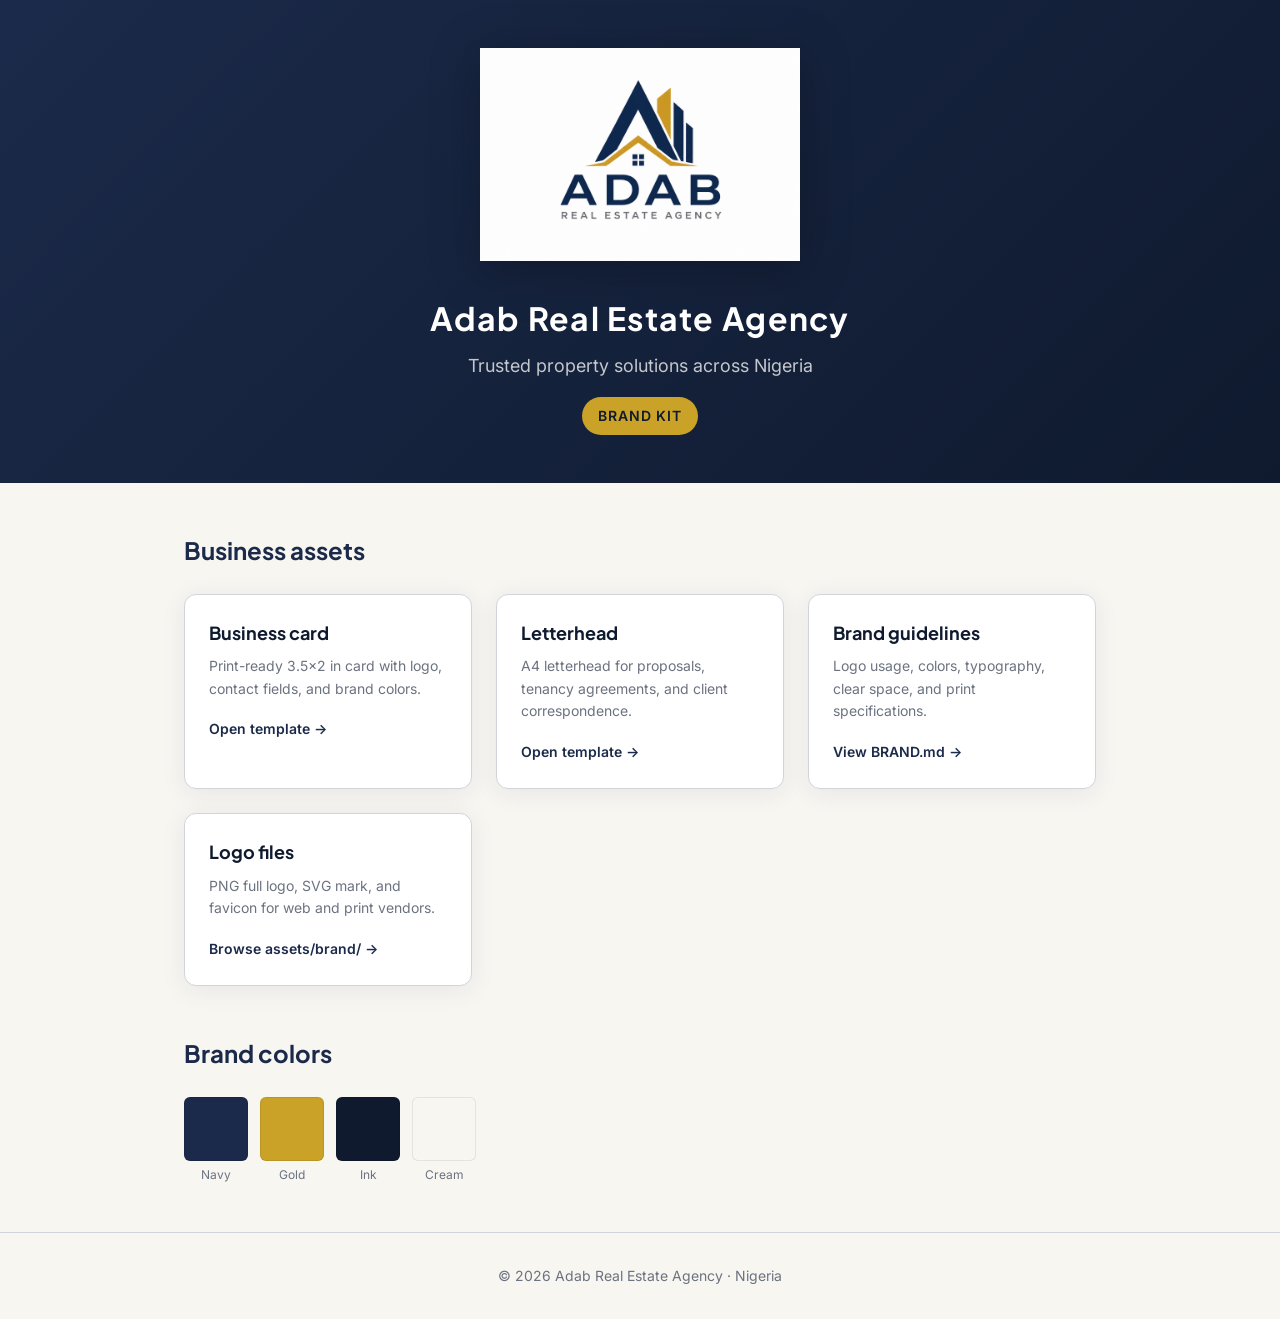
<file: index.html>
<!DOCTYPE html>
<html lang="en">
<head>
  <meta charset="utf-8" />
  <meta name="viewport" content="width=device-width, initial-scale=1" />
  <title>Adab Real Estate Agency — Brand Kit</title>
  <meta name="description" content="Official brand assets for Adab Real Estate Agency, Nigeria." />
  <link rel="icon" href="assets/brand/favicon.svg" type="image/svg+xml" />
  <link rel="preconnect" href="https://fonts.googleapis.com" />
  <link rel="preconnect" href="https://fonts.gstatic.com" crossorigin />
  <link href="https://fonts.googleapis.com/css2?family=Inter:wght@400;500;600&family=Plus+Jakarta+Sans:wght@600;700&display=swap" rel="stylesheet" />
  <link rel="stylesheet" href="design/tokens.css" />
  <style>
    *, *::before, *::after { box-sizing: border-box; }
    body {
      margin: 0;
      font-family: var(--font-body);
      color: var(--text-primary);
      background: var(--brand-surface);
      line-height: 1.6;
    }
    .hero {
      background: linear-gradient(135deg, var(--adab-navy-800) 0%, var(--adab-navy-900) 100%);
      color: #fff;
      padding: var(--space-8) var(--space-5);
      text-align: center;
    }
    .hero img {
      max-width: min(320px, 80vw);
      height: auto;
      margin-bottom: var(--space-5);
      filter: drop-shadow(0 8px 24px rgba(0,0,0,.25));
    }
    .hero h1 {
      font-family: var(--font-display);
      font-size: var(--type-3xl);
      margin: 0 0 var(--space-2);
      letter-spacing: 0.04em;
    }
    .hero p {
      margin: 0;
      color: rgba(255,255,255,.75);
      font-size: var(--type-lg);
    }
    .badge {
      display: inline-block;
      margin-top: var(--space-4);
      padding: var(--space-2) var(--space-4);
      background: var(--adab-gold-500);
      color: var(--adab-navy-900);
      font-size: var(--type-sm);
      font-weight: 600;
      border-radius: 999px;
      letter-spacing: 0.06em;
      text-transform: uppercase;
    }
    main {
      max-width: 960px;
      margin: 0 auto;
      padding: var(--space-8) var(--space-5);
    }
    h2 {
      font-family: var(--font-display);
      font-size: var(--type-2xl);
      color: var(--brand-primary);
      margin: 0 0 var(--space-5);
    }
    .grid {
      display: grid;
      grid-template-columns: repeat(auto-fit, minmax(260px, 1fr));
      gap: var(--space-5);
    }
    .card {
      background: var(--brand-bg);
      border-radius: var(--radius-md);
      padding: var(--space-5);
      box-shadow: var(--shadow-card);
      border: 1px solid var(--adab-gray-300);
    }
    .card h3 {
      font-family: var(--font-display);
      margin: 0 0 var(--space-2);
      font-size: var(--type-lg);
    }
    .card p {
      margin: 0 0 var(--space-4);
      color: var(--text-muted);
      font-size: var(--type-sm);
    }
    .card a {
      color: var(--brand-primary);
      font-weight: 600;
      text-decoration: none;
      font-size: var(--type-sm);
    }
    .card a:hover { color: var(--adab-gold-500); }
    .swatches {
      display: flex;
      gap: var(--space-3);
      flex-wrap: wrap;
      margin-top: var(--space-4);
    }
    .swatch {
      width: 64px;
      text-align: center;
      font-size: var(--type-xs);
      color: var(--text-muted);
    }
    .swatch span {
      display: block;
      width: 64px;
      height: 64px;
      border-radius: var(--radius-sm);
      margin-bottom: var(--space-1);
      border: 1px solid rgba(0,0,0,.08);
    }
    footer {
      text-align: center;
      padding: var(--space-6);
      color: var(--text-muted);
      font-size: var(--type-sm);
      border-top: 1px solid var(--adab-gray-300);
    }
  </style>
</head>
<body>
  <header class="hero">
    <img src="assets/brand/logo.png" alt="Adab Real Estate Agency logo" width="320" height="auto" />
    <h1>Adab Real Estate Agency</h1>
    <p>Trusted property solutions across Nigeria</p>
    <span class="badge">Brand Kit</span>
  </header>

  <main>
    <section>
      <h2>Business assets</h2>
      <div class="grid">
        <article class="card">
          <h3>Business card</h3>
          <p>Print-ready 3.5×2 in card with logo, contact fields, and brand colors.</p>
          <a href="assets/templates/business-card.html">Open template →</a>
        </article>
        <article class="card">
          <h3>Letterhead</h3>
          <p>A4 letterhead for proposals, tenancy agreements, and client correspondence.</p>
          <a href="assets/templates/letterhead.html">Open template →</a>
        </article>
        <article class="card">
          <h3>Brand guidelines</h3>
          <p>Logo usage, colors, typography, clear space, and print specifications.</p>
          <a href="assets/brand/BRAND.md">View BRAND.md →</a>
        </article>
        <article class="card">
          <h3>Logo files</h3>
          <p>PNG full logo, SVG mark, and favicon for web and print vendors.</p>
          <a href="assets/brand/">Browse assets/brand/ →</a>
        </article>
      </div>
    </section>

    <section style="margin-top: var(--space-8);">
      <h2>Brand colors</h2>
      <div class="swatches">
        <div class="swatch"><span style="background:#1B2A4A"></span>Navy</div>
        <div class="swatch"><span style="background:#C9A227"></span>Gold</div>
        <div class="swatch"><span style="background:#0f1a2e"></span>Ink</div>
        <div class="swatch"><span style="background:#f8f6f1"></span>Cream</div>
      </div>
    </section>
  </main>

  <footer>
    © <span id="year"></span> Adab Real Estate Agency · Nigeria
  </footer>

  <script src="assets/brand/site-config.js"></script>
  <script>
    document.getElementById('year').textContent = new Date().getFullYear();
  </script>
</body>
</html>
</file>
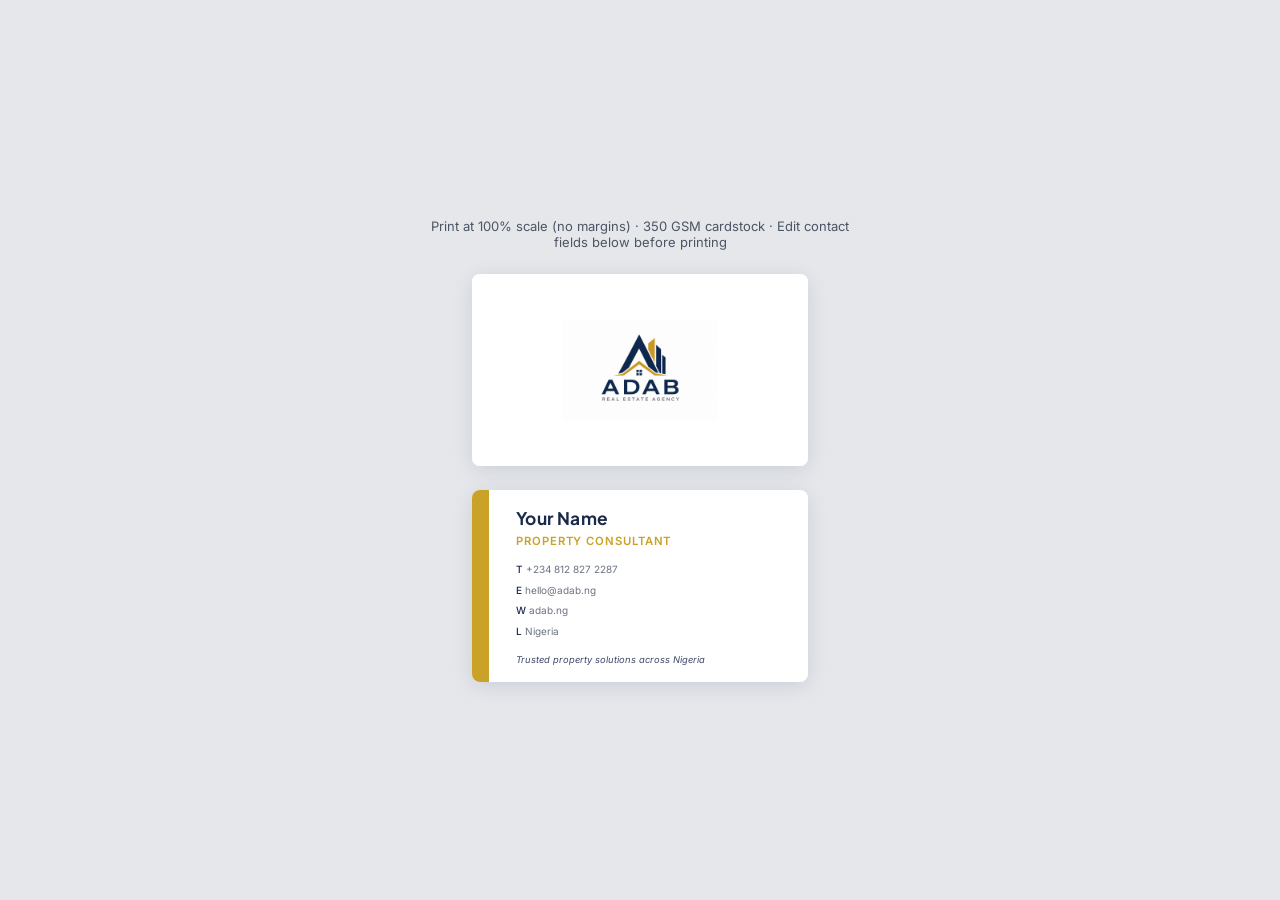
<file: assets/templates/business-card.html>
<!DOCTYPE html>
<html lang="en">
<head>
  <meta charset="utf-8" />
  <title>Adab — Business Card</title>
  <link rel="icon" href="../brand/favicon.svg" type="image/svg+xml" />
  <link rel="preconnect" href="https://fonts.googleapis.com" />
  <link rel="preconnect" href="https://fonts.gstatic.com" crossorigin />
  <link href="https://fonts.googleapis.com/css2?family=Inter:wght@400;500;600&family=Plus+Jakarta+Sans:wght@600;700&display=swap" rel="stylesheet" />
  <style>
    :root {
      --navy: #1B2A4A;
      --gold: #C9A227;
      --gray: #6b7280;
      --cream: #f8f6f1;
    }
    * { box-sizing: border-box; margin: 0; padding: 0; }
    body {
      font-family: Inter, system-ui, sans-serif;
      background: #e5e7eb;
      min-height: 100vh;
      display: flex;
      align-items: center;
      justify-content: center;
      padding: 24px;
    }
    .sheet {
      display: flex;
      flex-direction: column;
      gap: 24px;
      align-items: center;
    }
    .hint {
      font-size: 13px;
      color: #4b5563;
      text-align: center;
      max-width: 420px;
    }
    /* US standard 3.5 × 2 in at 96dpi ≈ 336 × 192 px */
    .card {
      width: 3.5in;
      height: 2in;
      background: #fff;
      border-radius: 8px;
      box-shadow: 0 4px 20px rgba(27, 42, 74, 0.12);
      overflow: hidden;
      position: relative;
    }
    .card-front {
      display: flex;
      flex-direction: column;
      align-items: center;
      justify-content: center;
      height: 100%;
      padding: 0.2in;
      background: #fff;
    }
    .card-front img {
      width: 1.6in;
      height: auto;
    }
    .card-back {
      display: flex;
      height: 100%;
    }
    .card-back .accent {
      width: 0.18in;
      background: var(--gold);
      flex-shrink: 0;
    }
    .card-back .content {
      flex: 1;
      padding: 0.22in 0.28in;
      display: flex;
      flex-direction: column;
      justify-content: center;
      gap: 0.06in;
    }
    .name {
      font-family: "Plus Jakarta Sans", sans-serif;
      font-weight: 700;
      font-size: 13pt;
      color: var(--navy);
      letter-spacing: 0.02em;
    }
    .role {
      font-size: 8.5pt;
      color: var(--gold);
      font-weight: 600;
      text-transform: uppercase;
      letter-spacing: 0.08em;
      margin-bottom: 0.08in;
    }
    .line {
      font-size: 7.5pt;
      color: var(--gray);
      line-height: 1.5;
    }
    .line strong { color: var(--navy); font-weight: 500; }
    .tagline {
      margin-top: 0.1in;
      font-size: 7pt;
      color: var(--navy);
      font-style: italic;
      opacity: 0.85;
    }
    @media print {
      body { background: #fff; padding: 0; }
      .hint, .sheet > p { display: none; }
      .card { box-shadow: none; border-radius: 0; page-break-inside: avoid; }
      .sheet { gap: 0.25in; }
    }
  </style>
</head>
<body>
  <div class="sheet">
    <p class="hint">Print at 100% scale (no margins) · 350 GSM cardstock · Edit contact fields below before printing</p>

    <!-- Front: logo -->
    <div class="card" aria-label="Business card front">
      <div class="card-front">
        <img src="../brand/logo.png" alt="Adab Real Estate Agency" />
      </div>
    </div>

    <!-- Back: contact -->
    <div class="card" aria-label="Business card back">
      <div class="card-back">
        <div class="accent" aria-hidden="true"></div>
        <div class="content">
          <div class="name" id="agentName">Your Name</div>
          <div class="role" id="agentRole">Property Consultant</div>
          <div class="line"><strong>T</strong> <span id="phone">+234 XXX XXX XXXX</span></div>
          <div class="line"><strong>E</strong> <span id="email">hello@adabrealestate.ng</span></div>
          <div class="line"><strong>W</strong> <span id="website">adabrealestate.ng</span></div>
          <div class="line"><strong>L</strong> Nigeria</div>
          <div class="tagline">Trusted property solutions across Nigeria</div>
        </div>
      </div>
    </div>
  </div>

  <script src="../brand/site-config.js"></script>
  <script>
    if (window.ADAB_SITE) {
      const s = window.ADAB_SITE;
      document.getElementById('phone').textContent = s.phone;
      document.getElementById('email').textContent = s.email;
      document.getElementById('website').textContent = s.website.replace(/^https?:\/\//, '').replace(/\/$/, '');
    }
  </script>
</body>
</html>
</file>
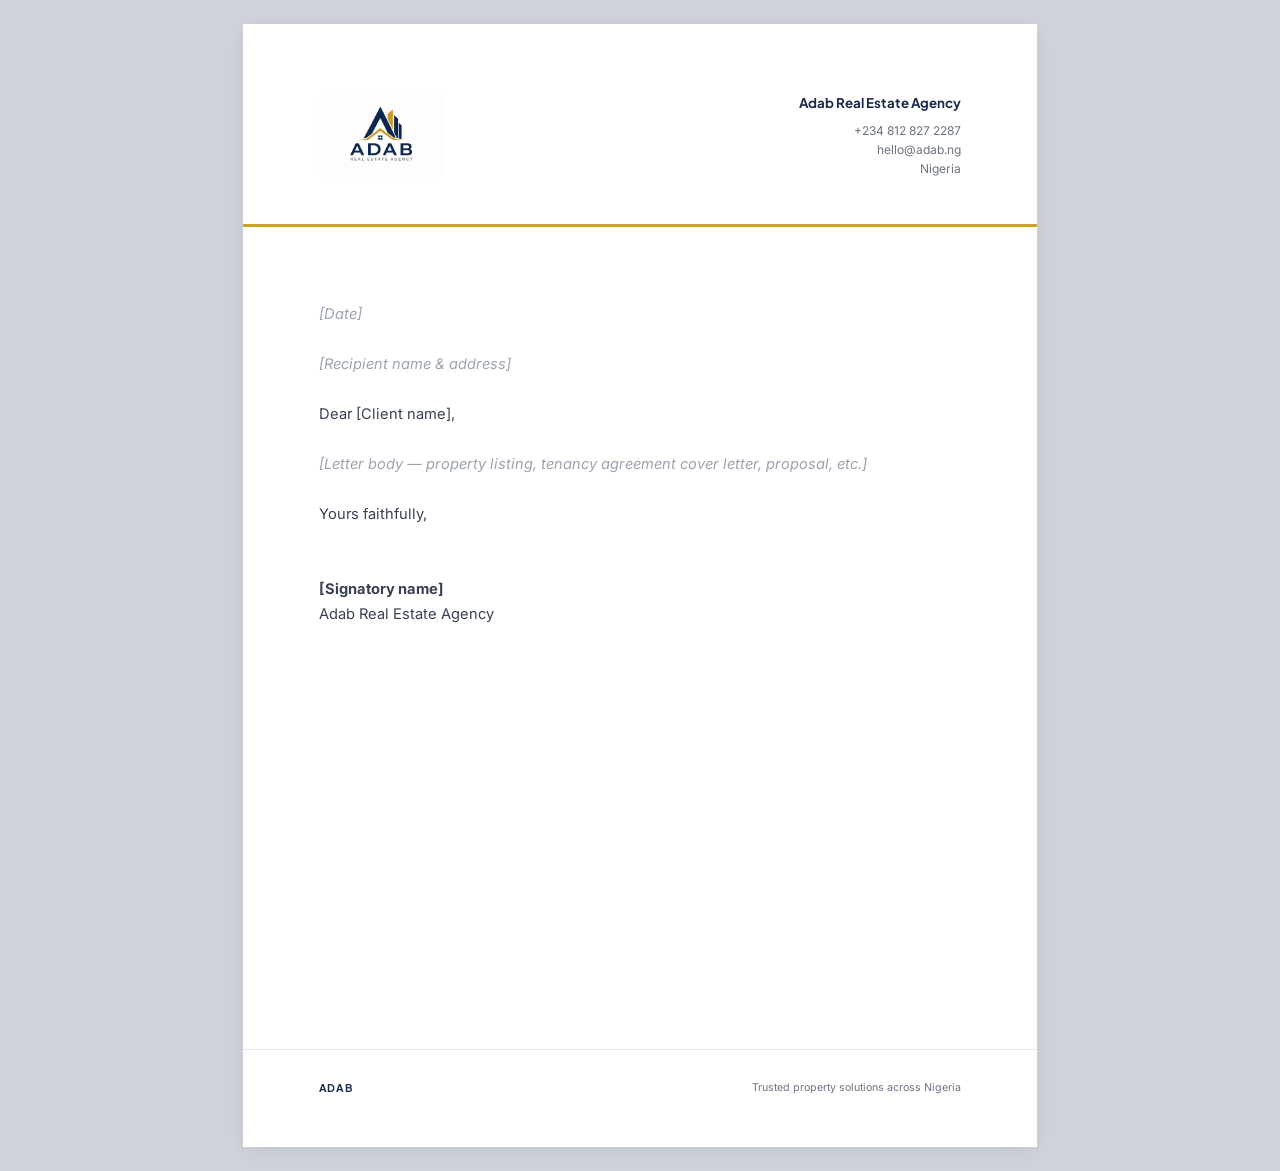
<file: assets/templates/letterhead.html>
<!DOCTYPE html>
<html lang="en">
<head>
  <meta charset="utf-8" />
  <title>Adab — Letterhead</title>
  <link rel="icon" href="../brand/favicon.svg" type="image/svg+xml" />
  <link rel="preconnect" href="https://fonts.googleapis.com" />
  <link rel="preconnect" href="https://fonts.gstatic.com" crossorigin />
  <link href="https://fonts.googleapis.com/css2?family=Inter:wght@400;500;600&family=Plus+Jakarta+Sans:wght@600;700&display=swap" rel="stylesheet" />
  <style>
    :root {
      --navy: #1B2A4A;
      --gold: #C9A227;
      --gray: #6b7280;
    }
    * { box-sizing: border-box; margin: 0; padding: 0; }
    @page { size: A4; margin: 0; }
    body {
      font-family: Inter, system-ui, sans-serif;
      background: #d1d5db;
      padding: 24px;
      color: var(--navy);
    }
    .page {
      width: 210mm;
      min-height: 297mm;
      margin: 0 auto;
      background: #fff;
      box-shadow: 0 4px 24px rgba(27, 42, 74, 0.1);
      display: flex;
      flex-direction: column;
    }
    .header {
      display: flex;
      align-items: center;
      justify-content: space-between;
      padding: 18mm 20mm 12mm;
      border-bottom: 3px solid var(--gold);
    }
    .header img {
      height: 22mm;
      width: auto;
    }
    .contact {
      text-align: right;
      font-size: 9pt;
      color: var(--gray);
      line-height: 1.6;
    }
    .contact strong {
      display: block;
      font-family: "Plus Jakarta Sans", sans-serif;
      color: var(--navy);
      font-size: 10pt;
      margin-bottom: 2mm;
    }
    .body {
      flex: 1;
      padding: 20mm;
      font-size: 11pt;
      line-height: 1.7;
      color: #374151;
    }
    .body .placeholder {
      color: #9ca3af;
      font-style: italic;
    }
    .footer {
      padding: 8mm 20mm 14mm;
      border-top: 1px solid #e5e7eb;
      display: flex;
      justify-content: space-between;
      align-items: center;
      font-size: 8pt;
      color: var(--gray);
    }
    .footer .mark {
      font-family: "Plus Jakarta Sans", sans-serif;
      font-weight: 700;
      color: var(--navy);
      letter-spacing: 0.06em;
    }
    @media print {
      body { background: #fff; padding: 0; }
      .page { box-shadow: none; }
    }
  </style>
</head>
<body>
  <div class="page">
    <header class="header">
      <img src="../brand/logo.png" alt="Adab Real Estate Agency" />
      <div class="contact">
        <strong>Adab Real Estate Agency</strong>
        <span id="phone">+234 XXX XXX XXXX</span><br />
        <span id="email">hello@adabrealestate.ng</span><br />
        Nigeria
      </div>
    </header>

    <main class="body">
      <p class="placeholder">[Date]</p>
      <br />
      <p class="placeholder">[Recipient name &amp; address]</p>
      <br />
      <p>Dear [Client name],</p>
      <br />
      <p class="placeholder">[Letter body — property listing, tenancy agreement cover letter, proposal, etc.]</p>
      <br />
      <p>Yours faithfully,</p>
      <br /><br />
      <p><strong>[Signatory name]</strong><br />Adab Real Estate Agency</p>
    </main>

    <footer class="footer">
      <span class="mark">ADAB</span>
      <span>Trusted property solutions across Nigeria</span>
    </footer>
  </div>

  <script src="../brand/site-config.js"></script>
  <script>
    if (window.ADAB_SITE) {
      document.getElementById('phone').textContent = window.ADAB_SITE.phone;
      document.getElementById('email').textContent = window.ADAB_SITE.email;
    }
  </script>
</body>
</html>
</file>
<file: design/tokens.css>
:root {
  /* Adab Real Estate Agency — brand palette */
  --adab-navy-900: #0f1a2e;
  --adab-navy-800: #1B2A4A;
  --adab-navy-700: #243656;
  --adab-gold-500: #C9A227;
  --adab-gold-400: #d4b04a;
  --adab-gray-500: #6b7280;
  --adab-gray-300: #d1d5db;
  --adab-paper: #ffffff;
  --adab-cream: #f8f6f1;

  /* Semantic */
  --brand-primary: var(--adab-navy-800);
  --brand-accent: var(--adab-gold-500);
  --brand-bg: var(--adab-paper);
  --brand-surface: var(--adab-cream);
  --text-primary: var(--adab-navy-900);
  --text-muted: var(--adab-gray-500);

  /* Typography */
  --font-display: "Plus Jakarta Sans", "Segoe UI", system-ui, sans-serif;
  --font-body: "Inter", "Segoe UI", system-ui, sans-serif;

  /* Type scale */
  --type-xs: 0.75rem;
  --type-sm: 0.875rem;
  --type-base: 1rem;
  --type-lg: 1.125rem;
  --type-xl: 1.25rem;
  --type-2xl: 1.5rem;
  --type-3xl: 2rem;
  --type-4xl: 2.5rem;

  /* Spacing */
  --space-1: 0.25rem;
  --space-2: 0.5rem;
  --space-3: 0.75rem;
  --space-4: 1rem;
  --space-5: 1.5rem;
  --space-6: 2rem;
  --space-8: 3rem;

  /* Radius & shadow */
  --radius-sm: 6px;
  --radius-md: 12px;
  --radius-lg: 20px;
  --shadow-card: 0 4px 24px rgba(27, 42, 74, 0.08);
}
</file>
